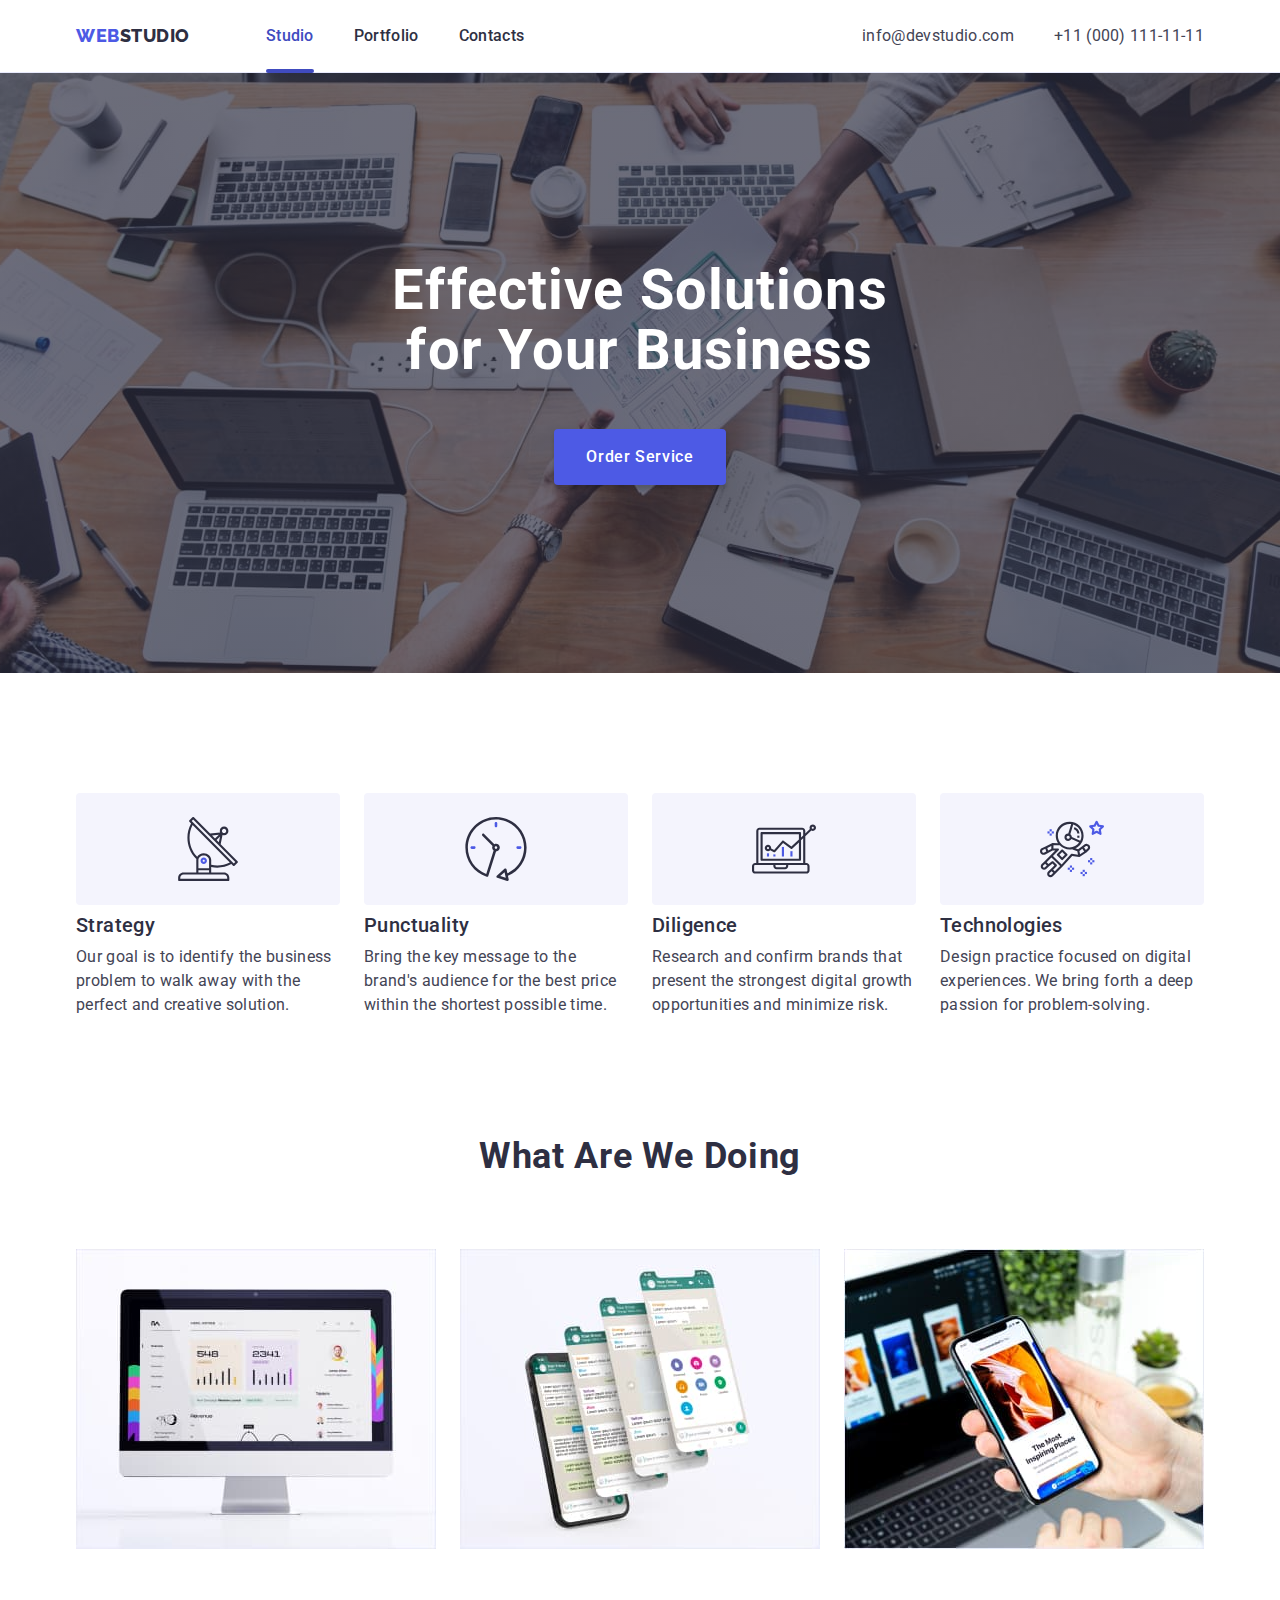
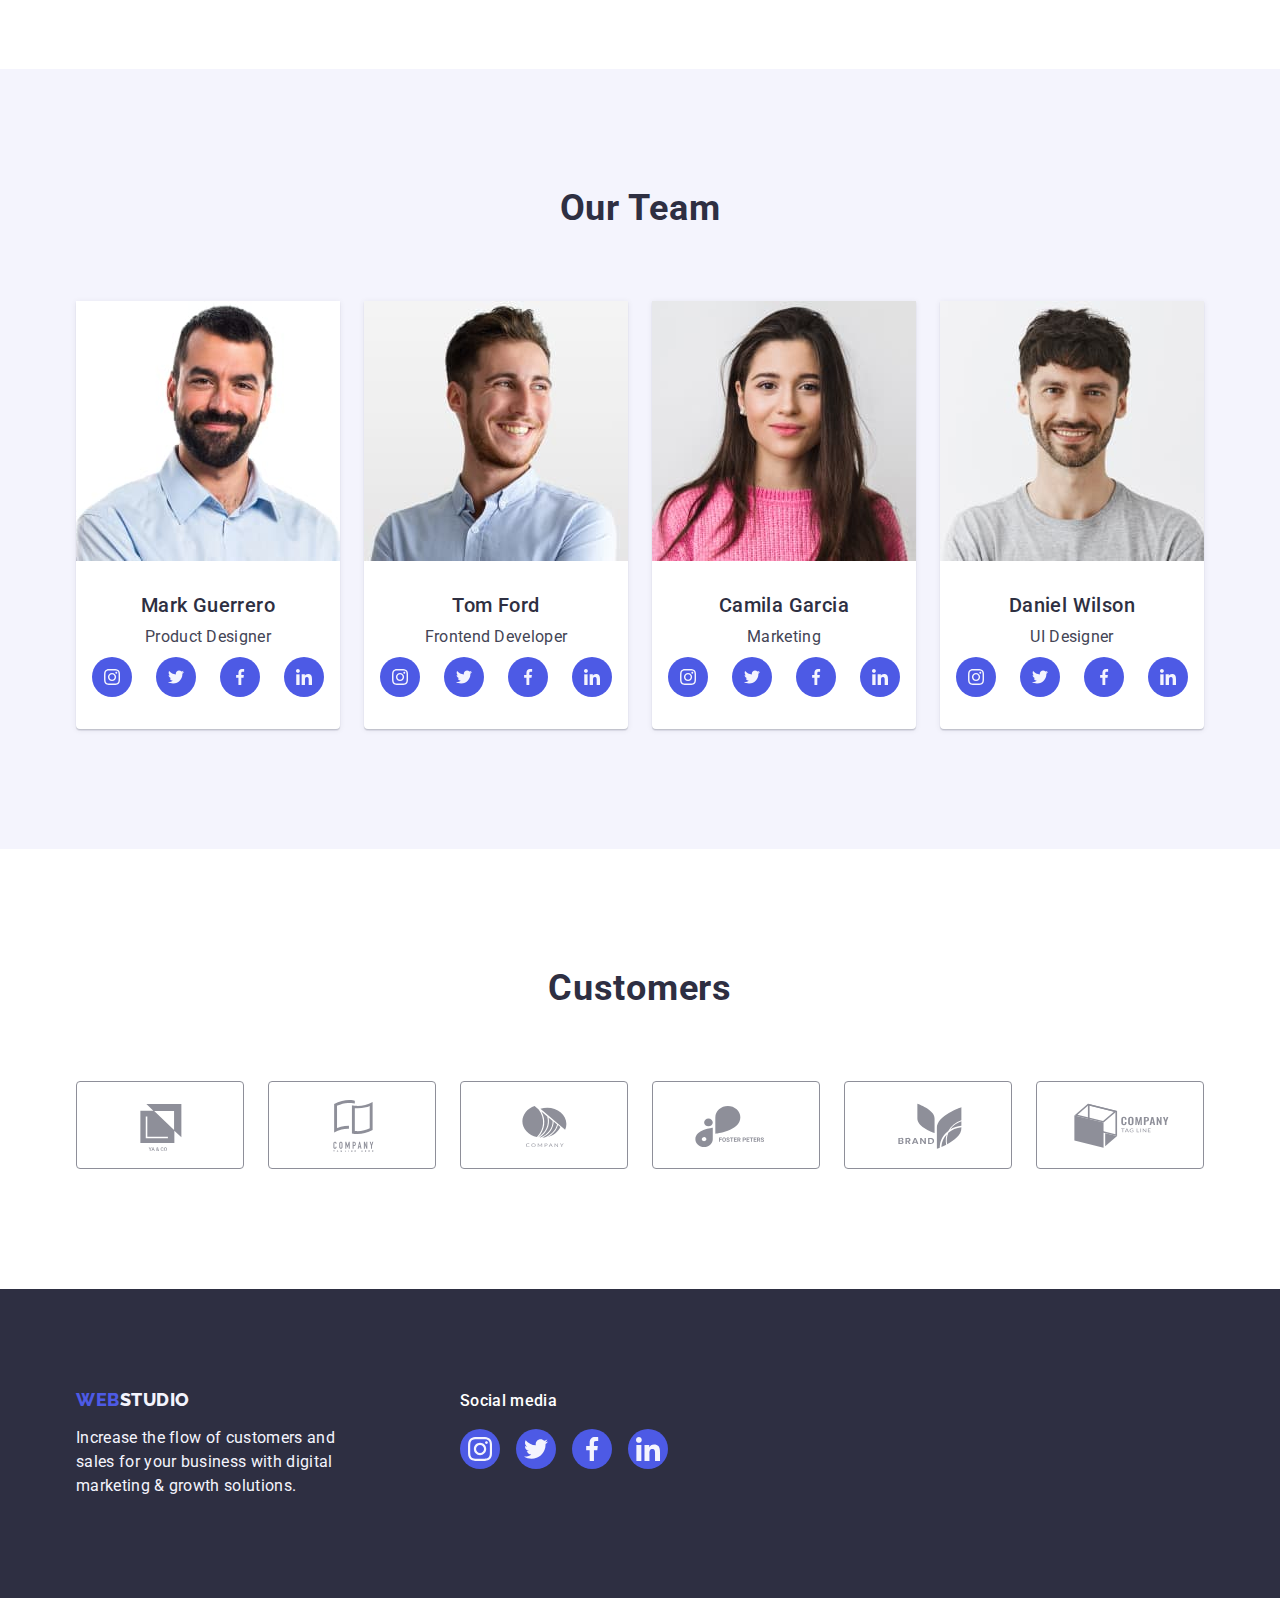
<file: index.html>
<!DOCTYPE html>
<html lang="en">
  <head>
    <meta charset="UTF-8" />
    <meta http-equiv="X-UA-Compatible" content="IE=edge" />
    <meta name="viewport" content="width=device-width, initial-scale=1.0" />
    <meta name="description" content="Effective solutions of your business." />
    <title>WEBSTUDIO</title>
    <!--Normalize-->
    <link
      rel="stylesheet"
      href="https://cdnjs.cloudflare.com/ajax/libs/modern-normalize/1.0.0/modern-normalize.min.css"
    />
    <!--Fonts-->
    <link rel="preconnect" href="https://fonts.googleapis.com" />
    <link rel="preconnect" href="https://fonts.gstatic.com" crossorigin />
    <link
      href="https://fonts.googleapis.com/css2?family=Raleway:wght@800&family=Roboto:wght@400;500;700;900&display=swap"
      rel="stylesheet"
    />
    <!--Custom styles-->
    <link rel="stylesheet" href="./css/styles.css" />
  </head>
  <body class="body">
    <!--Header section-->
    <header class="header section">
      <div class="container main-nav">
        <nav class="header-nav">
          <a class="header-logo logo link" href="./index.html"
            >Web<span class="header-logo-color">Studio</span></a
          >
          <ul class="header-nav-list list">
            <li class="header-nav-item">
              <a class="header-nav-link current link" href="./index.html">Studio</a>
            </li>
            <li class="header-nav-item">
              <a class="header-nav-link link" href="./portfolio.html"
                >Portfolio</a
              >
            </li>
            <li class="header-nav-item">
              <a class="header-nav-link link" href="">Contacts</a>
            </li>
          </ul>
        </nav>
        <address class="add">
          <ul class="header-list list">
            <li class="header-item">
              <a class="header-contact link" href="mailto:info@devstudio.com"
                >info@devstudio.com</a
              >
            </li>
            <li class="header-item">
              <a class="header-contact link" href="tel:+110001111111"
                >+11 (000) 111-11-11</a
              >
            </li>
          </ul>
        </address>
      </div>
    </header>
    <main>
      <!--Hero section-->
      <section class="hero section">
        <div class="container hero-section">
          <h1 class="hero-title">Effective Solutions for Your Business</h1>
          <button class="hero-btn" type="button" data-modal-open>Order Service</button>
        </div>
      </section>
      <!--Strenghts section-->
      <section class="strenghts section">
        <div class="container strenghts-section">
          <h2 class="main-strenghts-title visually-hidden">Strenghts</h2>
          <ul class="strenghts-list list">
            <li class="strenghts-item">
              <div class="strenghts-icon-container">
              <svg class="strenghts-icon" width="64" height="64">
                <use href="./images/icons.svg#icon-antenna"></use>
              </svg>
            </div>
              <h3 class="strenghts-title">Strategy</h3>
              <p class="undertitle">
                Our goal is to identify the business problem to walk away with
                the perfect and creative solution.
              </p>
            </li>
            <li class="strenghts-item">
              <div class="strenghts-icon-container">
              <svg class="strenghts-icon" width="64" height="64">
                <use href="./images/icons.svg#icon-clock"></use>
              </svg>
            </div>
              <h3 class="strenghts-title">Punctuality</h3>
              <p class="undertitle">
                Bring the key message to the brand's audience for the best price
                within the shortest possible time.
              </p>
            </li>
            <li class="strenghts-item">
              <div class="strenghts-icon-container">
              <svg class="strenghts-icon" width="64" height="64">
                <use href="./images/icons.svg#icon-diagram"></use>
              </svg>
            </div>
              <h3 class="strenghts-title">Diligence</h3>
              <p class="undertitle">
                Research and confirm brands that present the strongest digital
                growth opportunities and minimize risk.
              </p>
            </li>
            <li class="strenghts-item">
              <div class="strenghts-icon-container">
              <svg class="strenghts-icon" width="64" height="64">
                <use href="./images/icons.svg#icon-astronaut"></use>
              </svg>
            </div>
              <h3 class="strenghts-title">Technologies</h3>
              <p class="undertitle">
                Design practice focused on digital experiences. We bring forth a
                deep passion for problem-solving.
              </p>
            </li>
          </ul>
        </div>
      </section>
      <!--What Are We Doing section-->
      <section class="whatarewedoing section">
        <div class="container whatarewedoing-section">
          <h2 class="whatarewedoing-title">What are we doing</h2>
          <ul class="whatarewedoing-list list">
            <li class="whatarewedoing-item">
              <img
                class="whatarewedoing-img"
                src="./images/what-we-are-doing/img-01.jpg"
                alt="statistics on the monitor"
                width="360"
              />
            </li>
            <li class="whatarewedoing-item">
              <img
                class="whatarewedoing-img"
                src="./images/what-we-are-doing/img-02.jpg"
                alt="chat in the phone app"
                width="360"
              />
            </li>
            <li class="whatarewedoing-item">
              <img
                class="whatarewedoing-img"
                src="./images/what-we-are-doing/img-03.jpg"
                alt="open application on the phone"
                width="360"
              />
            </li>
          </ul>
        </div>
      </section>
      <!--Our Team section-->
      <section class="ourteam section">
        <div class="container ourteam-section">
          <h2 class="ourteam-title">Our Team</h2>
          <ul class="ourteam-list list">
            <li class="ourteam-item">
              <img
                class="ourteam-img"
                src="./images/team/img-01.jpg"
                alt="Mark Guerrero"
                width="264"
              />
              <div class="team-card">
                <h3 class="team-title">Mark Guerrero</h3>
                <p class="team-position">Product Designer</p>
                <ul class="team-socials-list">
                  <li class="team-socials-item list">
                    <a class="team-socials-link link" href="https://instagram.com" target="_blank" rel="noopener noreferrer" aria-label="Instagram icon">
                    <svg class="team-socials-icon" width="16" height="16">
                      <use href="./images/icons.svg#icon-instagram"></use>
                    </svg>
                  </a>
                </li>
                  <li class="team-socials-item list">
                    <a class="team-socials-link link" href="https://twitter.com" target="_blank" rel="noopener noreferrer" aria-label="Twitter icon">
                    <svg class="team-socials-icon" width="16" height="16">
                      <use href="./images/icons.svg#icon-twitter"></use>
                  </svg>
                </a>
              </li>
                  <li class="team-socials-item list">
                    <a class="team-socials-link link" href="https://facebook.com" target="_blank" rel="noopener noreferrer" aria-label="Facebook icon">
                    <svg class="team-socials-icon" width="16" height="16">
                      <use href="./images/icons.svg#icon-facebook"></use>
                    </svg>
                  </a>
                </li>
                  <li class="team-socials-item list">
                    <a class="team-socials-link link" href="https://linkedIn.com" target="_blank" rel="noopener noreferrer" aria-label="LinkedIn icon">
                    <svg class="team-socials-icon" width="16" height="16">
                      <use href="./images/icons.svg#icon-linkedin"></use>
                    </svg>
                  </a>
                </li>
                </ul>
              </div>
            </li>
            <li class="ourteam-item">
              <img
                class="ourteam-img"
                src="./images/team/img-02.jpg"
                alt="Tom Ford"
                width="264"
              />
              <div class="team-card">
                <h3 class="team-title">Tom Ford</h3>
                <p class="team-position">Frontend Developer</p>
                <ul class="team-socials-list">
                  <li class="team-socials-item list">
                    <a class="team-socials-link link" href="https://instagram.com" target="_blank" rel="noopener noreferrer" aria-label="Instagram icon">
                    <svg class="team-socials-icon" width="16" height="16">
                      <use href="./images/icons.svg#icon-instagram"></use>
                    </svg>
                  </a>
                </li>
                  <li class="team-socials-item list">
                    <a class="team-socials-link link" href="https://twitter.com" target="_blank" rel="noopener noreferrer" aria-label="Twitter icon">
                    <svg class="team-socials-icon" width="16" height="16">
                      <use href="./images/icons.svg#icon-twitter"></use>
                  </svg>
                </a>
              </li>
                  <li class="team-socials-item list">
                    <a class="team-socials-link link" href="https://facebook.com" target="_blank" rel="noopener noreferrer" aria-label="Facebook icon">
                    <svg class="team-socials-icon" width="16" height="16">
                      <use href="./images/icons.svg#icon-facebook"></use>
                    </svg>
                  </a>
                </li>
                  <li class="team-socials-item list">
                    <a class="team-socials-link link" href="https://linkedIn.com" target="_blank" rel="noopener noreferrer" aria-label="LinkedIn icon">
                    <svg class="team-socials-icon" width="16" height="16">
                      <use href="./images/icons.svg#icon-linkedin"></use>
                    </svg>
                  </a>
                </li>
                </ul>
              </div>
            </li>
            <li class="ourteam-item">
              <img
                class="ourteam-img"
                src="./images/team/img-03.jpg"
                alt="Camila Garcia"
                width="264"
              />
              <div class="team-card">
                <h3 class="team-title">Camila Garcia</h3>
                <p class="team-position">Marketing</p>
                <ul class="team-socials-list">
                  <li class="team-socials-item list">
                    <a class="team-socials-link link" href="https://instagram.com" target="_blank" rel="noopener noreferrer" aria-label="Instagram icon">
                    <svg class="team-socials-icon" width="16" height="16">
                      <use href="./images/icons.svg#icon-instagram"></use>
                    </svg>
                  </a>
                </li>
                  <li class="team-socials-item list">
                    <a class="team-socials-link link" href="https://twitter.com" target="_blank" rel="noopener noreferrer" aria-label="Twitter icon">
                    <svg class="team-socials-icon" width="16" height="16">
                      <use href="./images/icons.svg#icon-twitter"></use>
                  </svg>
                </a>
              </li>
                  <li class="team-socials-item list">
                    <a class="team-socials-link link" href="https://facebook.com" target="_blank" rel="noopener noreferrer" aria-label="Facebook icon">
                    <svg class="team-socials-icon" width="16" height="16">
                      <use href="./images/icons.svg#icon-facebook"></use>
                    </svg>
                  </a>
                </li>
                  <li class="team-socials-item list">
                    <a class="team-socials-link link" href="https://linkedIn.com" target="_blank" rel="noopener noreferrer" aria-label="LinkedIn icon">
                    <svg class="team-socials-icon" width="16" height="16">
                      <use href="./images/icons.svg#icon-linkedin"></use>
                    </svg>
                  </a>
                </li>
                </ul>
              </div>
            </li>
            <li class="ourteam-item">
              <img
                class="ourteam-img"
                src="./images/team/img-04.jpg"
                alt="Daniel Wilson"
                width="264"
              />
              <div class="team-card">
                <h3 class="team-title">Daniel Wilson</h3>
                <p class="team-position">UI Designer</p>
                <ul class="team-socials-list">
                  <li class="team-socials-item list">
                    <a class="team-socials-link link" href="https://instagram.com" target="_blank" rel="noopener noreferrer" aria-label="Instagram icon">
                    <svg class="team-socials-icon" width="16" height="16">
                      <use href="./images/icons.svg#icon-instagram"></use>
                    </svg>
                  </a>
                </li>
                  <li class="team-socials-item list">
                    <a class="team-socials-link link" href="https://twitter.com" target="_blank" rel="noopener noreferrer" aria-label="Twitter icon">
                    <svg class="team-socials-icon" width="16" height="16">
                      <use href="./images/icons.svg#icon-twitter"></use>
                  </svg>
                </a>
              </li>
                  <li class="team-socials-item list">
                    <a class="team-socials-link link" href="https://facebook.com" target="_blank" rel="noopener noreferrer" aria-label="Facebook icon">
                    <svg class="team-socials-icon" width="16" height="16">
                      <use href="./images/icons.svg#icon-facebook"></use>
                    </svg>
                  </a>
                </li>
                  <li class="team-socials-item list">
                    <a class="team-socials-link link" href="https://linkedIn.com" target="_blank" rel="noopener noreferrer" aria-label="LinkedIn icon">
                    <svg class="team-socials-icon" width="16" height="16">
                      <use href="./images/icons.svg#icon-linkedin"></use>
                    </svg>
                  </a>
                </li>
                </ul>
              </div>
            </li>
          </ul>
        </div>
      </section>
      <!--Customers section-->
      <section class="customers section">
        <div class="container customers-section">
          <h2 class="customers-title">Customers</h2>
          <ul class="customers-list list">
            <li class="customers-item ">
              <a class="customers-link link" href="" target="_blank" rel="noopener noreferrer" aria-label="customer icon">
              <svg class="customers-icon" width="104" height="56">
                <use href="./images/icons.svg#icon-Logo"></use>
              </svg>
            </a>
          </li>
            <li class="customers-item ">
              <a class="customers-link link" href="" target="_blank" rel="noopener noreferrer" aria-label="customer icon">
              <svg class="customers-icon" width="104" height="56">
                <use href="./images/icons.svg#icon-Logo-1"></use>
            </svg>
          </a>
        </li>
            <li class="customers-item ">
              <a class="customers-link link" href="" target="_blank" rel="noopener noreferrer" aria-label="customer icon">
              <svg class="customers-icon" width="104" height="56">
                <use href="./images/icons.svg#icon-Logo-2"></use>
              </svg>
            </a>
          </li>
            <li class="customers-item ">
              <a class="customers-link link" href="" target="_blank" rel="noopener noreferrer" aria-label="customer icon">
              <svg class="customers-icon" width="104" height="56">
                <use href="./images/icons.svg#icon-Logo-3"></use>
              </svg>
            </a>
          </li>
            <li class="customers-item ">
              <a class="customers-link link" href="" target="_blank" rel="noopener noreferrer" aria-label="customer icon">
              <svg class="customers-icon" width="104" height="56">
                <use href="./images/icons.svg#icon-Logo-4"></use>
              </svg>
            </a>
          </li>
            <li class="customers-item "><a class="customers-link link" href="" target="_blank" rel="noopener noreferrer" aria-label="customer icon">
              <svg class="customers-icon" width="104" height="56">
                <use href="./images/icons.svg#icon-Logo-5"></use>
              </svg>
            </a>
          </li>
          </ul>
        </div>
      </section>
    </main>
    <!--Footer section-->
    <footer class="footer section">
      <div class="container footer-container">
            <div class="container footer-logo-container">
        <a class="footer-logo logo link" href="./index.html"
          >Web<span class="footer-logo-color">Studio</span></a
        >
        <p class="footer-description">
          Increase the flow of customers and sales for your business with
          digital marketing & growth solutions.
        </p>
    </div>
    <div class="container footer-socials-container">
      <p class="footer-title">Social media</p>
      <ul class="footer-socials-list list">
        <li class="footer-socials-item list">
          <a class="footer-socials-link link" href="https://instagram.com" target="_blank" rel="noopener noreferrer" aria-label="Instagram icon">
          <svg class="footer-socials-icon" width="24" height="24">
            <use href="./images/icons.svg#icon-instagram"></use>
          </svg>
        </a>
      </li>
        <li class="footer-socials-item list">
          <a class="footer-socials-link link" href="https://twitter.com" target="_blank" rel="noopener noreferrer" aria-label="Twitter icon">
          <svg class="footer-socials-icon" width="24" height="24">
            <use href="./images/icons.svg#icon-twitter"></use>
        </svg>
      </a>
    </li>
        <li class="footer-socials-item list">
          <a class="footer-socials-link link" href="https://facebook.com" target="_blank" rel="noopener noreferrer" aria-label="Facebook icon">
          <svg class="footer-socials-icon" width="24" height="24">
            <use href="./images/icons.svg#icon-facebook"></use>
          </svg>
        </a>
      </li>
        <li class="footer-socials-item list">
          <a class="footer-socials-link link" href="https://linkedIn.com" target="_blank" rel="noopener noreferrer" aria-label="LinkedIn icon">
          <svg class="footer-socials-icon" width="24" height="24">
            <use href="./images/icons.svg#icon-linkedin"></use>
          </svg>
        </a>
      </li>
      </ul>
      </div>
      </div>
    </footer>
    <!--Modal window-->
    <div class="backdrop is-hidden" data-modal>
      <div class="modal">
        <button class="modal-btn" type="button" data-modal-close>
        <svg class="modal-icon" width="8" height="8">
          <use href="./images/icons.svg#icon-close-black"></use>
        </svg>
      </button>
      </div>
    </div>
    <script src="./js/modal.js"></script>
  </body>
</html>
</file>
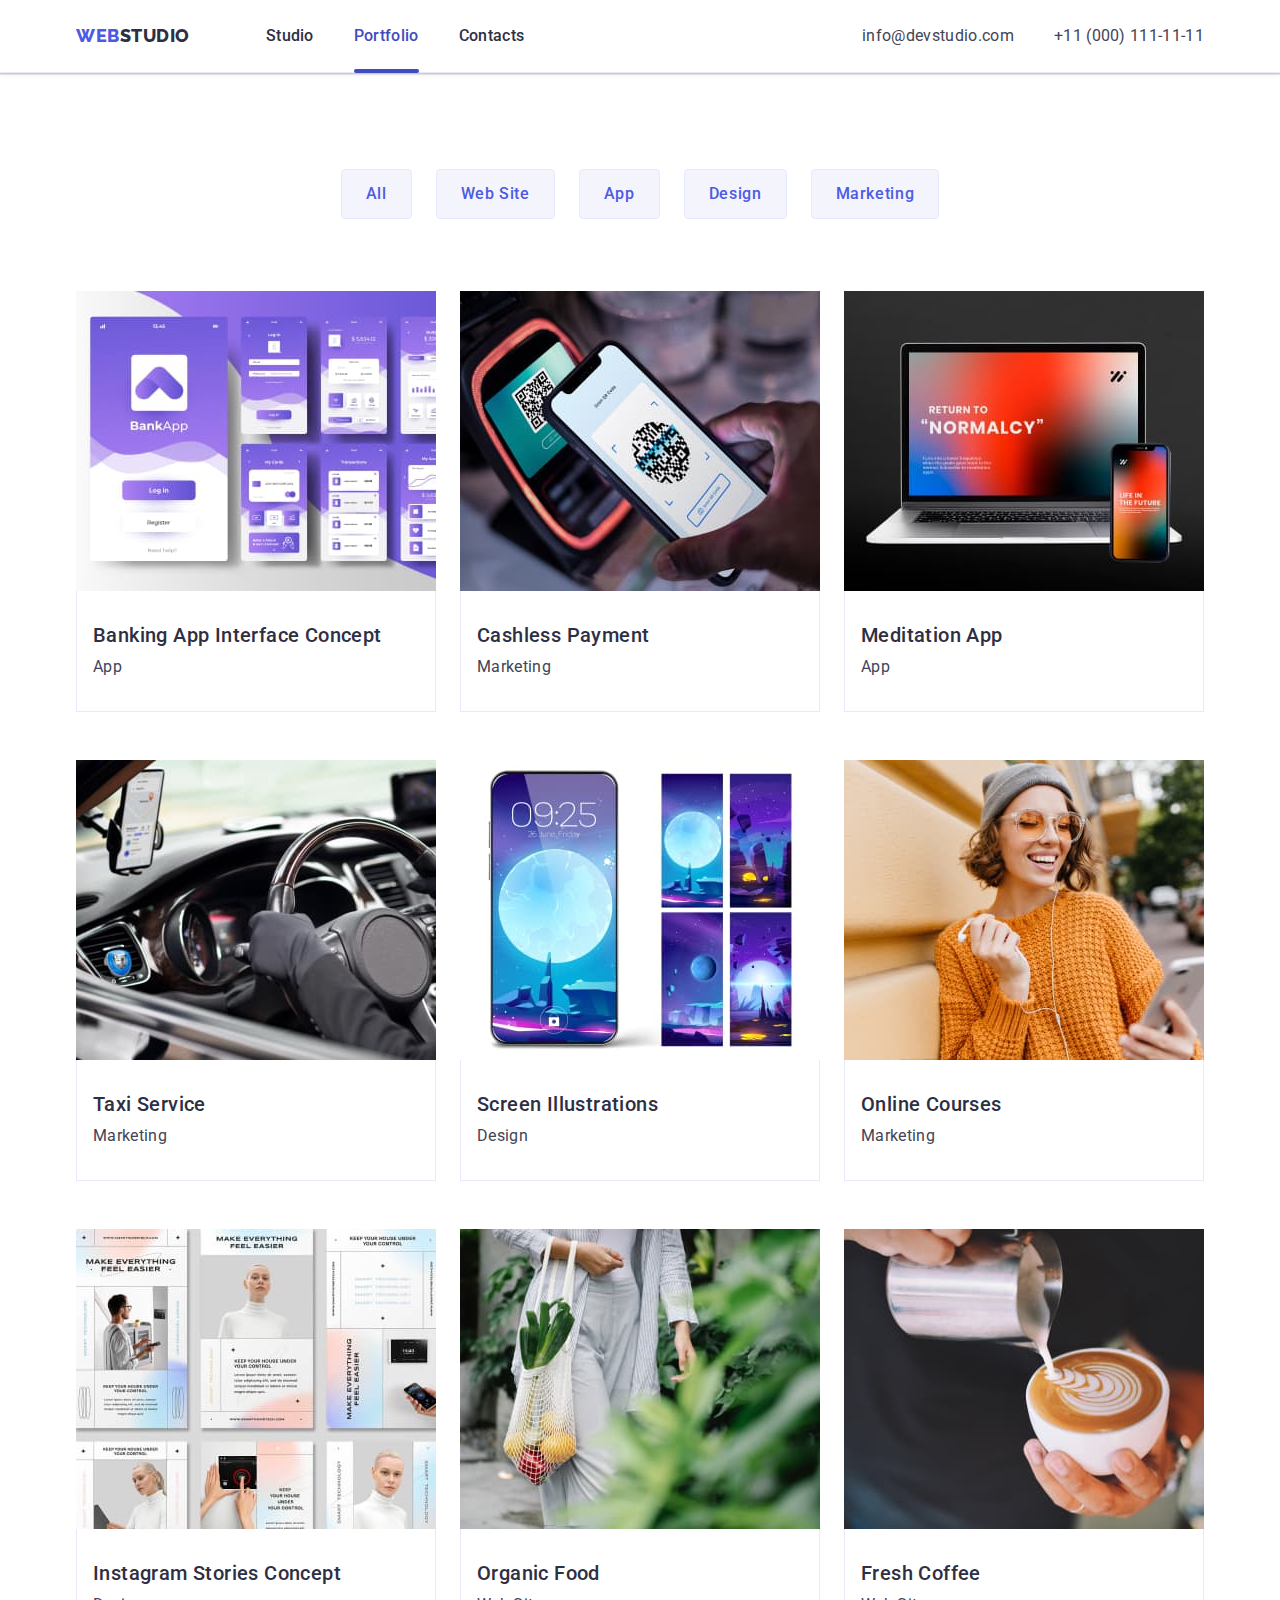
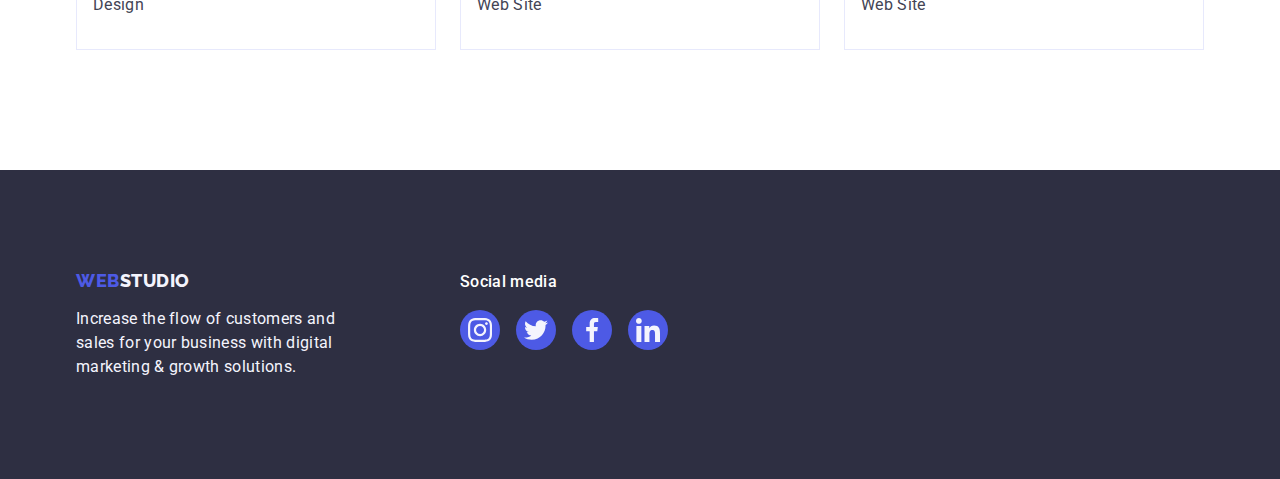
<file: portfolio.html>
<!DOCTYPE html>
<html lang="en">
  <head>
    <meta charset="UTF-8" />
    <meta http-equiv="X-UA-Compatible" content="IE=edge" />
    <meta name="viewport" content="width=device-width, initial-scale=1.0" />
    <title>Portfolio</title>
    <!--Normalize-->
    <link
      rel="stylesheet"
      href="https://cdnjs.cloudflare.com/ajax/libs/modern-normalize/1.0.0/modern-normalize.min.css"
    />
    <!---Fonts-->
    <link rel="preconnect" href="https://fonts.googleapis.com" />
    <link rel="preconnect" href="https://fonts.gstatic.com" crossorigin />
    <link
      href="https://fonts.googleapis.com/css2?family=Raleway:wght@800&family=Roboto:wght@400;500;700;900&display=swap"
      rel="stylesheet"
    />
    <!--Custom styles-->
    <link rel="stylesheet" href="./css/styles.css" />
  </head>
  <body class="body-portf">
    <!--Header section-->
    <header class="header section">
      <div class="container main-nav">
        <nav class="header-nav">
          <a class="header-logo logo link" href="./index.html"
            >Web<span class="header-logo-color">Studio</span></a
          >
          <ul class="header-nav-list list">
            <li class="header-nav-item">
              <a class="header-nav-link link" href="./index.html">Studio</a>
            </li>
            <li class="header-nav-item">
              <a class="header-nav-link current link" href="./portfolio.html"
                >Portfolio</a
              >
            </li>
            <li class="header-nav-item">
              <a class="header-nav-link link" href="">Contacts</a>
            </li>
          </ul>
        </nav>
        <address class="add">
          <ul class="header-list list">
            <li class="header-item">
              <a class="header-contact link" href="mailto:info@devstudio.com"
                >info@devstudio.com</a
              >
            </li>
            <li class="header-item">
              <a class="header-contact link" href="tel:+110001111111"
                >+11 (000) 111-11-11</a
              >
            </li>
          </ul>
        </address>
      </div>
    </header>
    <main>
      <!--Btn filter section-->
      <section class="portfolio section">
        <div class="container portfolio-section">
          <h1 class="visually-hidden">Portfolio</h1>
          <ul class="btn-list list">
            <li class="btn-list-item">
              <button class="btn-item" type="button">All</button>
            </li>
            <li class="btn-list-item">
              <button class="btn-item" type="button">Web Site</button>
            </li>
            <li class="btn-list-item">
              <button class="btn-item" type="button">App</button>
            </li>
            <li class="btn-list-item">
              <button class="btn-item" type="button">Design</button>
            </li>
            <li class="btn-list-item">
              <button class="btn-item" type="button">Marketing</button>
            </li>
          </ul>
          <ul class="img-list list card-set">
            <li class="img-item card-set-item">
              <a class="portfolio-link link" href="">
                <div class="img-box">
                <img
                  class="img-img"
                  src="./images/portfolio/img-01.jpg"
                  alt="banking app items"
                  width="360"
                />
                <p class="portfolio-overlay">14 Stylish and User-Friendly App Design Concepts · Task Manager App · Calorie Tracker App · Exotic Fruit Ecommerce App · Cloud Storage App</p>
              </div>
                <div class="img-card">
                  <h2 class="img-title">Banking App Interface Concept</h2>
                  <p class="img-undertitle">App</p>
                </div>
              </a>
            </li>
            <li class="img-item card-set-item">
              <a class="portfolio-link link" href="">
                <div class="img-box">
                <img
                  class="img-img"
                  src="./images/portfolio/img-02.jpg"
                  alt="QRcode on the phone screen"
                  width="360"
                />
                <p class="portfolio-overlay">14 Stylish and User-Friendly App Design Concepts · Task Manager App · Calorie Tracker App · Exotic Fruit Ecommerce App · Cloud Storage App</p>
              </div>
                <div class="img-card">
                  <h2 class="img-title">Cashless Payment</h2>
                  <p class="img-undertitle">Marketing</p>
                </div>
              </a>
            </li>
            <li class="img-item card-set-item">
              <a class="portfolio-link link" href="">
                <div class="img-box">
                <img
                  class="img-img"
                  src="./images/portfolio/img-03.jpg"
                  alt="opened app on laptop and phone"
                  width="360"
                />
                <p class="portfolio-overlay">14 Stylish and User-Friendly App Design Concepts · Task Manager App · Calorie Tracker App · Exotic Fruit Ecommerce App · Cloud Storage App</p>
              </div>
                <div class="img-card">
                  <h2 class="img-title">Meditation App</h2>
                  <p class="img-undertitle">App</p>
                </div>
              </a>
            </li>
            <li class="img-item card-set-item">
              <a class="portfolio-link link" href="">
                <div class="img-box">
                <img
                  class="img-img"
                  src="./images/portfolio/img-04.jpg"
                  alt="phone iside car"
                  width="360"
                />
                <p class="portfolio-overlay">14 Stylish and User-Friendly App Design Concepts · Task Manager App · Calorie Tracker App · Exotic Fruit Ecommerce App · Cloud Storage App</p>
              </div>
                <div class="img-card">
                  <h2 class="img-title">Taxi Service</h2>
                  <p class="img-undertitle">Marketing</p>
                </div>
              </a>
            </li>
            <li class="img-item card-set-item">
              <a class="portfolio-link link" href="">
                <div class="img-box">
                <img
                  class="img-img"
                  src="./images/portfolio/img-05.jpg"
                  alt="phone desctops"
                  width="360"
                />
                <p class="portfolio-overlay">14 Stylish and User-Friendly App Design Concepts · Task Manager App · Calorie Tracker App · Exotic Fruit Ecommerce App · Cloud Storage App</p>
              </div>
                <div class="img-card">
                  <h2 class="img-title">Screen Illustrations</h2>
                  <p class="img-undertitle">Design</p>
                </div>
              </a>
            </li>
            <li class="img-item card-set-item">
              <a class="portfolio-link link" href="">
                <div class="img-box">
                <img
                  class="img-img"
                  src="./images/portfolio/img-06.jpg"
                  alt="the girl looks at the phone"
                  width="360"
                />
                <p class="portfolio-overlay">14 Stylish and User-Friendly App Design Concepts · Task Manager App · Calorie Tracker App · Exotic Fruit Ecommerce App · Cloud Storage App</p>
              </div>
                <div class="img-card">
                  <h2 class="img-title">Online Courses</h2>
                  <p class="img-undertitle">Marketing</p>
                </div>
              </a>
            </li>
            <li class="img-item card-set-item">
              <a class="portfolio-link link" href="">
                <div class="img-box">
                <img
                  class="img-img"
                  src="./images/portfolio/img-07.jpg"
                  alt="opened stories"
                  width="360"
                />
                <p class="portfolio-overlay">14 Stylish and User-Friendly App Design Concepts · Task Manager App · Calorie Tracker App · Exotic Fruit Ecommerce App · Cloud Storage App</p>
              </div>
                <div class="img-card">
                  <h2 class="img-title">Instagram Stories Concept</h2>
                  <p class="img-undertitle">Design</p>
                </div>
              </a>
            </li>
            <li class="img-item card-set-item">
              <a class="portfolio-link link" href="">
                <div class="img-box">
                <img
                  class="img-img"
                  src="./images/portfolio/img-08.jpg"
                  alt="the girl whith net of vegetables"
                  width="360"
                />
                <p class="portfolio-overlay">14 Stylish and User-Friendly App Design Concepts · Task Manager App · Calorie Tracker App · Exotic Fruit Ecommerce App · Cloud Storage App</p>
              </div>
                <div class="img-card">
                  <h2 class="img-title">Organic Food</h2>
                  <p class="img-undertitle">Web Site</p>
                </div>
              </a>
            </li>
            <li class="img-item card-set-item">
              <a class="portfolio-link link" href="">
                <div class="img-box">
                <img
                  class="img-img"
                  src="./images/portfolio/img-09.jpg"
                  alt="a cup of coffee"
                  width="360"
                />
                <p class="portfolio-overlay">14 Stylish and User-Friendly App Design Concepts · Task Manager App · Calorie Tracker App · Exotic Fruit Ecommerce App · Cloud Storage App</p>
              </div>
                <div class="img-card">
                  <h2 class="img-title">Fresh Coffee</h2>
                  <p class="img-undertitle">Web Site</p>
                </div>
              </a>
            </li>
          </ul>
        </div>
      </section>
    </main>
    <!--Footer section-->
    <footer class="footer section">
      <div class="container footer-container">
            <div class="container footer-logo-container">
        <a class="footer-logo logo link" href="./index.html"
          >Web<span class="footer-logo-color">Studio</span></a
        >
        <p class="footer-description">
          Increase the flow of customers and sales for your business with
          digital marketing & growth solutions.
        </p>
    </div>
    <div class="container footer-socials-container">
      <p class="footer-title">Social media</p>
      <ul class="footer-socials-list list">
        <li class="footer-socials-item list">
          <a class="footer-socials-link link" href="https://instagram.com" target="_blank" rel="noopener noreferrer" aria-label="Instagram icon">
          <svg class="footer-socials-icon" width="24" height="24">
            <use href="./images/icons.svg#icon-instagram"></use>
          </svg>
        </a>
      </li>
        <li class="footer-socials-item list">
          <a class="footer-socials-link link" href="https://twitter.com" target="_blank" rel="noopener noreferrer" aria-label="Twitter icon">
          <svg class="footer-socials-icon" width="24" height="24">
            <use href="./images/icons.svg#icon-twitter"></use>
        </svg>
      </a>
    </li>
        <li class="footer-socials-item list">
          <a class="footer-socials-link link" href="https://facebook.com" target="_blank" rel="noopener noreferrer" aria-label="Facebook icon">
          <svg class="footer-socials-icon" width="24" height="24">
            <use href="./images/icons.svg#icon-facebook"></use>
          </svg>
        </a>
      </li>
        <li class="footer-socials-item list">
          <a class="footer-socials-link link" href="https://linkedIn.com" target="_blank" rel="noopener noreferrer" aria-label="LinkedIn icon">
          <svg class="footer-socials-icon" width="24" height="24">
            <use href="./images/icons.svg#icon-linkedin"></use>
          </svg>
        </a>
      </li>
      </ul>
      </div>
      </div>
    </footer>
  </body>
</html>
</file>
<file: css/styles.css>
:root {
  /* Fonts */
  --primary-font: Roboto, sans-serif;
  --secondary-font: Raleway, sans-serif;

  /* Text colors */
  --iris: #4d5ae5;
  --ocean: #404bbf;
  --navy-blue: #2e2f42;
  --green: #31d0aa;
  --slate: #434455;
  --light-slate: #8e8f99;
  --cornflower: #e7e9fc;
  --cloud: #f4f4fd;
  --navy-blue-modal: rgba(46, 47, 66, 0.4);;
  --grey: #2e2f42;
  --white: #ffffff;
  --dairy: #fcfcfc;
  --btncolor: #e7e9fc;

  /* Others*/
  --indent: 24px;
  --items: 3;

  /* Background colors */
  --navy-blue: #2e2f42;

  /*Modal*/
  --modal-idx: 100;

  /* Animation */
  --transition-duration-and-func: 250ms cubic-bezier(0.4, 0, 0.2, 1);


}

/* Base styles */
.body {
  font-family: var(--primary-font);
  color: var(--slate);
  background-color: var(--white);
}

.logo {
  font-family: Raleway, sans-serif;
  font-weight: 800;
  font-size: 18px;
  line-height: 1.17;
  letter-spacing: 0.03em;
  text-transform: uppercase;
  color: var(--iris);
}
.header-logo-color {
  color: var(--navy-blue);
}

/* Reset start */
.list {
  list-style: none;
  padding: 0px;
  margin: 0px;
}

.link {
  text-decoration: none;
}

/* Reset end */

.container {
  width: 1158px;
  margin-left: auto;
  margin-right: auto;
  padding-right: 15px;
  padding-left: 15px;
  align-items: center;

  /*outline: 1px solid red;
  outline-offset: -2px;*/
}
.visually-hidden {
  position: absolute;
  width: 1px;
  height: 1px;
  margin: -1px;
  border: 0;
  padding: 0;

  white-space: nowrap;
  clip-path: inset(100%);
  clip: rect(0 0 0 0);
  overflow: hidden;
}

h1,
h2,
h3,
h4,
h5,
p {
  margin: 0;
}

img {
  display: block;
}

button {
  display: block;
  font-family: inherit;
  color: currentColor;
  cursor: pointer;
}
/* Card Set */
.card-set {
  display: flex;
  flex-wrap: wrap;
  gap: var(--indent);
}
.card-set-item {
  width: calc((100% - var(--indent) * (var(--items) - 1)) / var(--items));
}
/* Header styles/indexHTML*/

.main-nav {
  display: flex;
  align-items: center;
}

.header {
  border-bottom: 1px solid #e7e9fc;
  background-color: var(--white);
  box-shadow: 0px 2px 1px rgba(46, 47, 66, 0.08), 0px 1px 1px rgba(46, 47, 66, 0.16), 0px 1px 6px rgba(46, 47, 66, 0.08);
}
.header-nav {
  display: flex;
  align-items: center;
}
.header-logo {
  margin-right: 76px;
  padding: 24px 0px;
  font-family: Raleway, sans-serif;
  font-weight: 800;
  font-size: 18px;
  line-height: 1.17;
  letter-spacing: 0.03em;
  text-transform: uppercase;
  color: var(--iris);
}

.header-nav-list {
  display: flex;
}
.header-nav-item {
  
}
.header-nav-item:not(:last-child) {
  margin-right: 40px;
}

.header-nav-link {
  display: block;
  position: relative;
  transition: color var(--transition-duration-and-func);
  /* <added for better HOVERing */
  padding: 24px 0px;
  /* added for better HOVERing> */
  font-weight: 500;
  line-height: 1.5;
  letter-spacing: 0.02em;
  color: var(--navy-blue);
}
.header-nav-link.current {
  color: var(--ocean);
}
.header-nav-link.current::after {
  background-color: var(--ocean);
}
.header-nav-link:hover,
.header-nav-link:focus {
  color: var(--ocean);
}
.header-nav-link::after {
  content: "";
  position: absolute;
  display: block;
  width: 100%;
  height: 4px;
  left: 0px;
  bottom: -1px;
  border-radius: 2px;
  margin-top: 24px;
}
.add {
  font-style: normal;
  margin-left: auto;
}
.header-list {
  display: flex;
  align-items: center;
}
.header-item:not(:last-child) {
  margin-right: 40px;
}
.header-contact {
  display: block;
  transition: color var(--transition-duration-and-func);
  /* <added for better HOVERing */
  padding: 24px 0px;
  /* added for better HOVERing> */
  color: var(--slate);
  line-height: 1.5;
  letter-spacing: 0.02em;
}
.header-contact:hover,
.header-contact:focus {
  color: var(--ocean);
}

/* Portfolio styles*/
.img-list {
  --items: 3;
}
/* Body styles */

.hero {
  background-color: var(--navy-blue);
  background-image: linear-gradient(rgba(46, 47, 66, 0.7), rgba(46, 47, 66, 0.7)), url("../images/hero-background/people-office.jpg");
  background-repeat: no-repeat;
  background-position: center;
  background-size: cover;
  margin-left: auto;
  margin-right: auto;
  padding: 188px 0px;
  max-width: 1440px;
  min-height: 600px;
}

.hero-section {
  text-align: center;
}

.hero-title {
  max-width: 496px;
  margin-bottom: 48px;
  margin-right: auto;
  margin-left: auto;
  font-size: 56px;
  line-height: 1.07;
  text-align: center;
  letter-spacing: 0.02em;
  color: var(--white);
}
/* Normal btn */
.hero-btn {
  display: block;
  transition: background-color var(--transition-duration-and-func);
  margin: auto;
  min-width: 169px;
  height: 56px;
  padding: 16px 32px;
  color: var(--white);
  background-color: var(--iris);
  box-shadow: 0px 4px 4px rgba(0, 0, 0, 0.15);
  border-radius: 4px;
  font-family: Roboto, sans-serif;
  font-style: normal;
  font-weight: 500;
  font-size: 16px;
  line-height: 1.5;
  letter-spacing: 0.04em;
  cursor: pointer;
  border: none;
}
/* Active btn */
.hero-btn:hover,
.hero-btn:focus {
  background-color: var(--ocean);
}
.strenghts {
  padding: 120px 0px;
}
.strenghts-list {
  display: flex;
  gap: 24px;
}
.strenghts-item {
  width: 264px;
  
}
.strenghts-icon-container {
  display: flex;
  align-items: center;
  justify-content: center;
  width: 264px;
  height: 112px;
  background-color: var(--cloud);
  border-radius: 4px;
  margin-bottom: 8px;
}
.strenghts-title {
  margin-bottom: 8px;
  font-weight: 500;
  font-size: 20px;
  line-height: 1.2;
  letter-spacing: 0.02em;
  color: var(--navy-blue);
}
.undertitle {
  line-height: 1.5;
  letter-spacing: 0.02em;
  color: var(--slate);
}
.whatarewedoing {
  padding-bottom: 120px;
}
.whatarewedoing-title {
  margin: 0px auto 72px;
  font-size: 36px;
  line-height: 1.11;
  text-align: center;
  letter-spacing: 0.02em;
  text-transform: capitalize;
  color: var(--navy-blue);
}
.whatarewedoing-list {
  display: flex;
}
.whatarewedoing-item:not(:last-child) {
  margin-right: 24px;
}
.ourteam {
  padding: 120px 0px;
  background-color: var(--cloud);
}
.ourteam-title {
  margin-bottom: 72px;
  font-size: 36px;
  line-height: 1.11;
  text-align: center;
  letter-spacing: 0.02em;
  text-transform: capitalize;
  color: var(--navy-blue);
}
.ourteam-list {
  display: flex;
}
.ourteam-item {
  box-shadow: 0px 1px 6px rgba(46, 47, 66, 0.08),
    0px 1px 1px rgba(46, 47, 66, 0.16), 0px 2px 1px rgba(46, 47, 66, 0.08);
  border-radius: 0px 0px 4px 4px;
  background-color: var(--white);
}
.ourteam-item:not(:last-child) {
  margin-right: 24px;
}

.ourteam-img {
  width: 264px;
}
.team-card {
  width: 264px;
  text-align: center;
  padding: 32px 0px;
  border-radius: 0px 0px 4px 4px;
}

.team-title {
  margin-bottom: 8px;
  font-weight: 500;
  font-size: 20px;
  line-height: 1.2;
  letter-spacing: 0.02em;
  color: var(--navy-blue);
}
.team-position {
  margin-bottom: 8px;
  font-size: 16px;
  line-height: 1.5;
  letter-spacing: 0.02em;
  color: var(--slate);
}
.customers {
  padding: 120px 0px;
}
.customers-title {
  margin: 0px auto 72px;
  font-size: 36px;
  line-height: 1.1;
  text-align: center;
  letter-spacing: 0.02em;
  text-transform: capitalize;
  color: var(--navy-blue);
}
.customers-list {
  display: flex;
  justify-content: center;
  gap: 24px;
}
.customers-item {
  display: flex;
  justify-content: center;
  align-items : center;
  width: calc((100% - 120px) / 6);
  height: 88px;
}
.customers-link {
  display: flex;
  transition: color var(--transition-duration-and-func), border-color var(--transition-duration-and-func);
  justify-content: center;
  align-items: center;
  width: 100%;
  height: 100%;
  border: 1px solid var(--light-slate);
  border-radius: 4px;
  color: var(--light-slate);
}
.customers-link:hover,
.customers-link:focus {
  border: 1px solid var(--ocean);
  color: var(--ocean);
}
.customers-icon {
  width: 104px;
  height: 56px;
  fill: currentColor;
}
.customers-icon:hover,
.customers-icon:focus {
  fill: var(--ocean);
}
.socials {
  display: flex;
  justify-content: center;
  padding: 0px;
  gap: 24px;
}
.team-socials-list {
  display: flex;
  gap: 24px;

}
.socials-link {
  display: flex;
  justify-content: center;
  align-items: center;
  width: 40px;
  height: 40px;
  background-color: var(--iris);
  border-radius: 50%;
}
.socials-link:hover,
.socials-link:focus {
  background-color: var(--ocean);
}
.socials-item {
  width: 40px; 
  height: 40px;
}
.team-socials-list {
  display: flex;
  justify-content: center;
  align-items: center;
  margin-left: auto;
  margin-right: auto;
  padding: 0px;
  gap: 24px;
}
.team-socials-item {
  width: 40px;
  height: 40px;
}
.team-socials-link {
  display: flex;
  transition: background-color var(--transition-duration-and-func);
  justify-content: center;
  align-items: center;
  width: 100%;
  height: 100%;
  background-color: var(--iris);
  border-radius: 50%;
}
.team-socials-link:hover,
.team-socials-link:focus {
  background-color: var(--ocean);
}
.team-socials-icon {
  width: 16px;
  height: 16px;
  fill: var(--cloud);
}
.socials-icon {
  width: 16px;
  height: 16px;
  fill: var(--cloud);
}
/* Footer styles */

.footer {
  padding: 100px 0px;
  background-color: var(--navy-blue);
}
.footer-container {
  display: flex;
  align-items: baseline
}
.footer-logo-container {
  width: 279px;
  padding-right: 0px;
  padding-left: 0px;
  margin-right: 120px;
}
.footer-list {
  display: flex;
}
.footer-socials-item {
  width: 40px; 
  height: 40px;
}
.footer-socials-list {
  display: flex;
  gap: 16px;
}
.footer-socials-link {
  display: flex;
  transition: background-color var(--transition-duration-and-func);
  justify-content: center;
  align-items: center;
  width: 100%;
  height: 100%;
  background-color: var(--iris);
  border-radius: 50%;
}
.footer-socials-link:hover,
.footer-socials-link:focus {
  background-color: var(--green);
}
.footer-socials-icon {
  width: 24px;
  height: 24px;
  fill: var(--cloud);
}

.footer-item-socials {
  margin-left: 120px;
}
.footer-logo {
  display: inline-block;
  margin-bottom: 16px;
  font-family: Raleway, sans-serif;
  font-weight: 800;
  font-size: 18px;
  line-height: 1.17;
  letter-spacing: 0.03em;
  text-transform: uppercase;
  color: var(--iris);
}
.footer-logo-color {
  color: var(--cloud);
}
.footer-description {
  width: 264px;
  color: var(--cloud);
  font-size: 16px;
  line-height: 1.5;
  letter-spacing: 0.02em;
}
.footer-socials-container {
  padding-right: 0px;
  padding-left: 0px;
}
.footer-title {
  margin-bottom: 16px;
  font-family: 'Roboto';
  font-style: normal;
  font-weight: 500;
  font-size: 16px;
  line-height: 1.5;
  letter-spacing: 0.02em;
  color: var(--white);
}

/*Modal styles*/
.backdrop {
  position: fixed;
  transition: opacity var(--transition-duration-and-func), visibility var(--transition-duration-and-func);
  top: 0px;
  left: 0px;
  z-index: var(--modal-idx);
  width: 100%;
  height: 100%;
  background-color: var(--navy-blue-modal);
  
}

.backdrop.is-hidden {
  opacity: 0;
  visibility: hidden;
  pointer-events: none;
}

.modal {
  position: absolute;
  opacity: 1;
  top: 50%;
  left: 50%;
  transform: translate(-50%, -50%) rotate(0deg) scale(1);
  width: 408px;
  min-height: 576px;
  padding: 24px;
  background-color: var(--dairy);
  box-shadow: 0px 1px 1px rgba(0, 0, 0, 0.14), 0px 1px 3px rgba(0, 0, 0, 0.12), 0px 2px 1px rgba(0, 0, 0, 0.2);
  border-radius: 4px;
  transition: transform var(--transition-duration-and-func), opacity var(--transition-duration-and-func);
}
.backdrop.is-hidden .modal {
  opacity: 0;
  transform: translate(-50%, -50%) rotate(360deg) scale(0.15);
}
.modal-btn {
  position: absolute;
  top: 24px;
  right: 24px;
  display: flex;
  align-items: center;
  justify-content: center;
  transition: background-color var(--transition-duration-and-func);
  margin-left: auto;
  width: 24px;
  height: 24px;
  border-radius: 50%;
  background-color: var(--cornflower);
  border: 1px solid rgba(0, 0, 0, 0.1);
}
.modal-btn:hover,
.modal-btn:focus {
  background-color: var(--ocean);
}
.modal-icon {
  width: 8px;
  height: 8px;
  fill: var(--navy-blue);
  transition: fill var(--transition-duration-and-func);
}
.modal-btn:hover .modal-icon {
  fill: var(--white);
}
/* Portfolio */

.body-portf {
  font-family: "Roboto", sans-serif;
  color: var(--slate);
  background-color: var(--white);
}

.portfolio {
  padding-top: 96px;
  padding-bottom: 120px;
}
.portfolio-link {
  display: block;
}
.btn-list {
  display: flex;
  justify-content: center;
  margin-bottom: 72px;
}
.btn-item {
  transition: color var(--transition-duration-and-func), border var(--transition-duration-and-func), background-color var(--transition-duration-and-func), box-shadow var(--transition-duration-and-func);
  padding: 12px 24px;
  font-family: Roboto, sans-serif;
  font-weight: 500;
  font-size: 16px;
  line-height: 1.5;
  letter-spacing: 0.04em;
  color: var(--iris);
  background-color: var(--cloud);
  border: 1px solid var(--btncolor);
  border-radius: 4px;
}
.btn-item:focus,
.btn-item:hover {
  border: 1px solid transparent;
  color: var(--white);
  background-color: var(--ocean);
  box-shadow: 0px 3px 1px rgba(0, 0, 0, 0.1), 0px 2px 1px rgba(0, 0, 0, 0.08), 0px 2px 2px rgba(0, 0, 0, 0.12);
  
}
.btn-list-item {
  border-radius: 4px;
}
.btn-list-item:not(:last-child) {
  margin-right: 24px;
}
.img-list {
  display: flex;
  flex-wrap: wrap;
  row-gap: 48px;
  column-gap: 24px;
}
.img-item {
  width: 360px;
}
.img-box {
  position: relative;
}
.portfolio-link {
  transition: box-shadow var(--transition-duration-and-func);
}
.portfolio-link:hover,
.portfolio-link:focus {
  box-shadow: 0px 1px 6px rgba(46, 47, 66, 0.08), 0px 1px 1px rgba(46, 47, 66, 0.16), 0px 2px 1px rgba(46, 47, 66, 0.08); 
}
.portfolio-overlay {
  position: absolute;
  top: 0%;
  left: 0%;
  transform: translateY(100%);
  transition: transform var(--transition-duration-and-func);
  width: 100%;
  height: 100%;
  padding: 40px 32px 104px;
  line-height: 1.5;
  letter-spacing: 0.02em;
  background-color: var(--iris);
  color: var(--cloud);
}
.portfolio-link:hover .portfolio-overlay,
.portfolio-link:focus .portfolio-overlay {
  transform: translateY(0%);
}
.img-box {
  overflow: hidden;
}
.img-card {
  padding: 32px 16px;
  padding-left: 16px;
  border-right: 1px solid #e7e9fc;
  border-bottom: 1px solid #e7e9fc;
  border-left: 1px solid #e7e9fc;
}
.img-title {
  margin-bottom: 8px;
  font-weight: 500;
  font-size: 20px;
  line-height: 1.2;
  letter-spacing: 0.02em;
  color: var(--navy-blue);
}
.img-undertitle {
  font-size: 16px;
  line-height: 1.5;
  letter-spacing: 0.02em;
  color: var(--slate);
}
</file>
